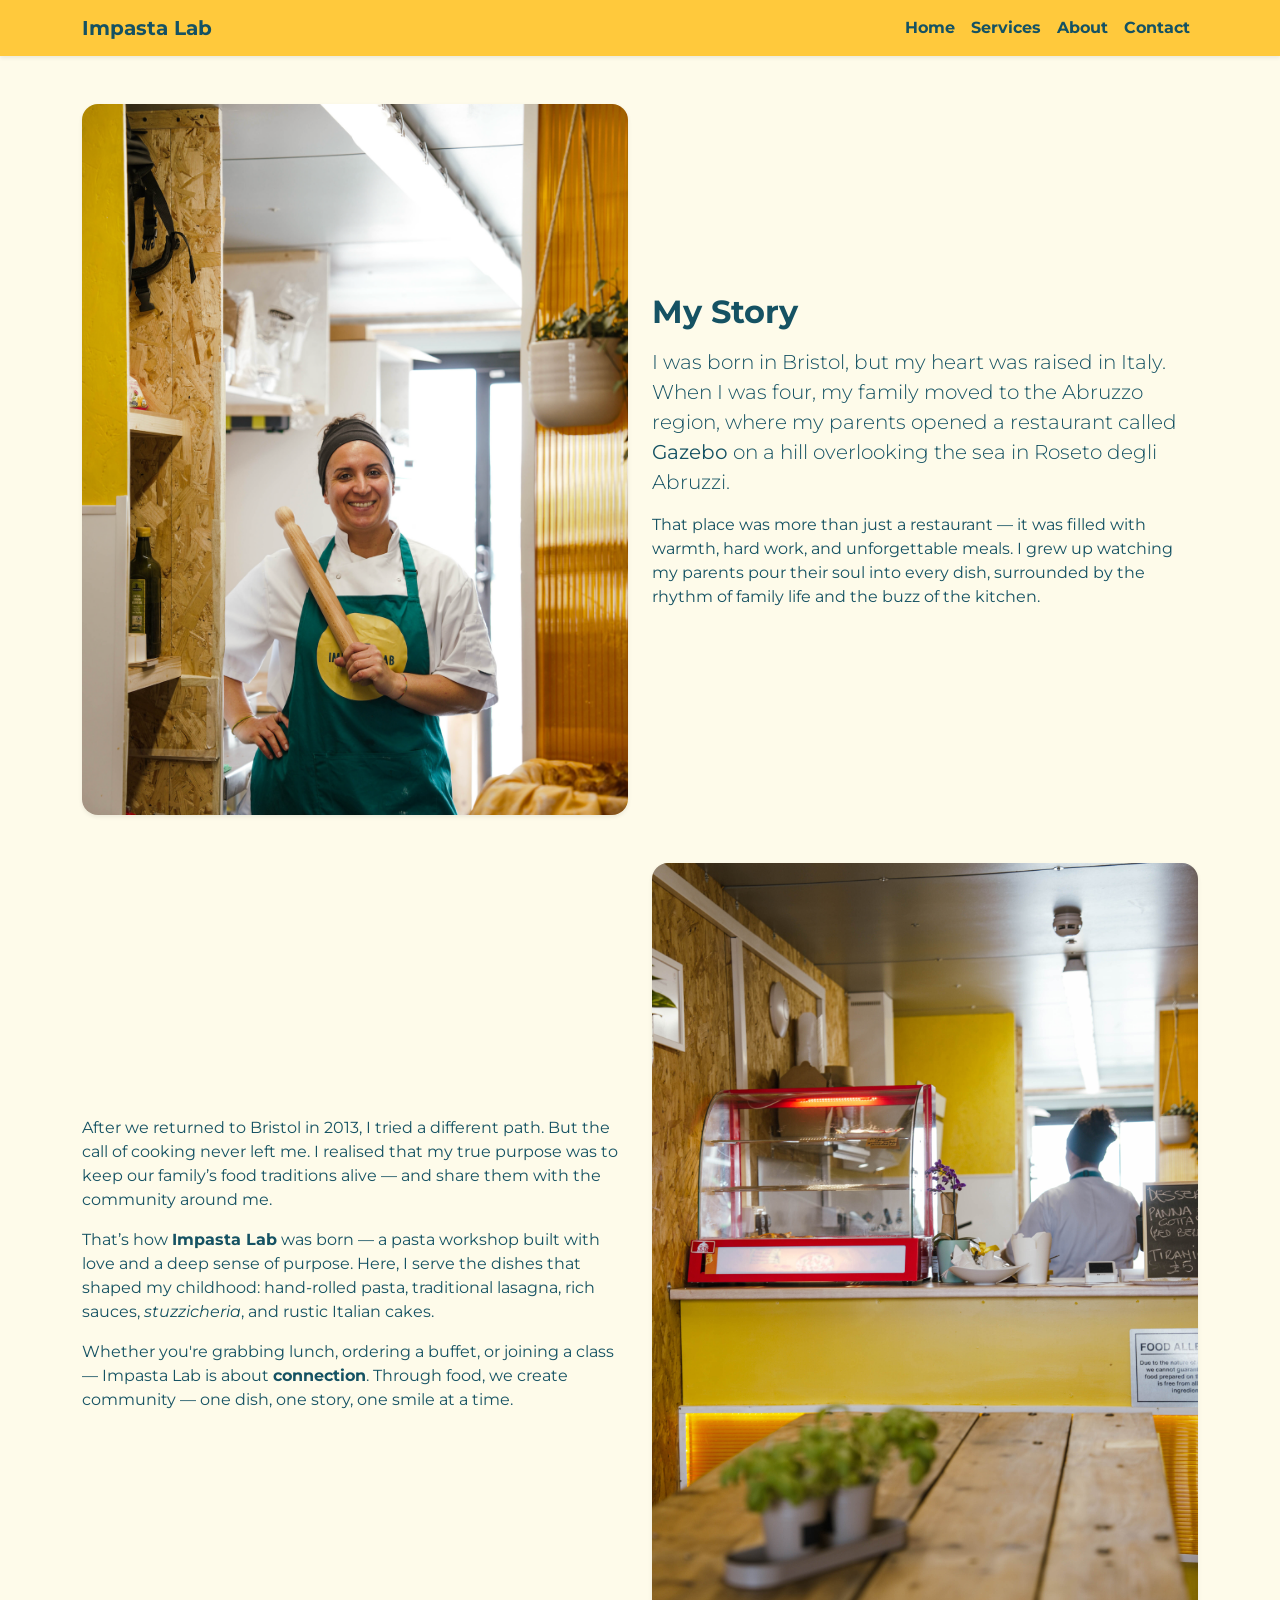
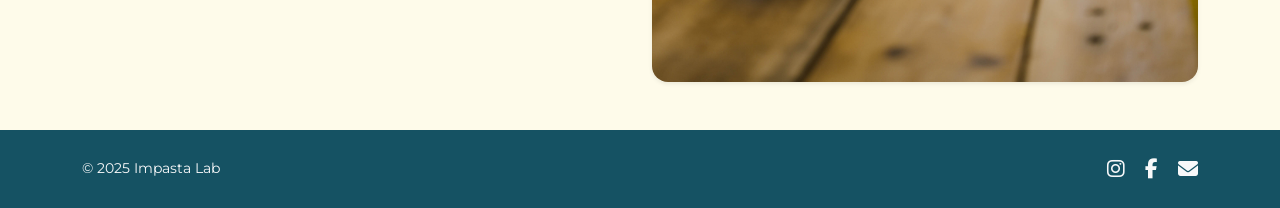
<file: aboume.html>
<!DOCTYPE html>
<html lang="en">
<head>
  <meta charset="UTF-8" />
  <meta name="viewport" content="width=device-width, initial-scale=1" />
  <title>Impasta Lab</title>
  
  <!-- Google tag (gtag.js) -->
  <script async src="https://www.googletagmanager.com/gtag/js?id=G-9D747HTE4Z"></script>
  <script>
    window.dataLayer = window.dataLayer || [];
    function gtag(){ dataLayer.push(arguments); }
    gtag('js', new Date());

    gtag('config', 'G-9D747HTE4Z');
  </script>

  <!-- Bootstrap CSS -->
  <link
    href="https://cdn.jsdelivr.net/npm/bootstrap@5.3.0/dist/css/bootstrap.min.css"
    rel="stylesheet"
  />

  <!-- Google Font -->
  <link
    href="https://fonts.googleapis.com/css2?family=Montserrat:wght@400;700&display=swap"
    rel="stylesheet"
  />

  <!-- Font Awesome for social icons -->
  <link
    rel="stylesheet"
    href="https://cdnjs.cloudflare.com/ajax/libs/font-awesome/6.4.0/css/all.min.css"
  />

  <!-- Custom Styles -->
  <link rel="stylesheet" href="style.css" />
</head>
<body>

<!-- Navbar -->
<nav class="navbar navbar-expand-lg navbar-light sticky-top shadow-sm">
  <div class="container">
    <!-- Brand with logo -->
    <a class="navbar-brand d-flex align-items-center gap-2" href="#">
  <!-- <img src="./img/172001726_padded_logo.png" alt="Logo" width="30" height="30" class="d-inline-block align-text-top" /> -->
  <span class="fw-bold">Impasta Lab</span>
</a>

    <!-- Toggler -->
    <button
      class="navbar-toggler"
      type="button"
      data-bs-toggle="collapse"
      data-bs-target="#mainNav"
      aria-controls="mainNav"
      aria-expanded="false"
      aria-label="Toggle navigation"
    >
      <span class="navbar-toggler-icon"></span>
    </button>

    <!-- Nav links -->
    <div class="collapse navbar-collapse" id="mainNav">
      <ul class="navbar-nav ms-auto mb-2 mb-lg-0">
        <li class="nav-item"><a class="nav-link" href="./index.html">Home</a></li>
        <li class="nav-item"><a class="nav-link" href="./services.html">Services</a></li>
        <li class="nav-item"><a class="nav-link" href="./aboume.html">About</a></li>
        <li class="nav-item"><a class="nav-link" href="./contact.html">Contact</a></li>
      </ul>
    </div>
  </div>
</nav>

<!-- About Section -->
<section class="py-5">
  <div class="container">

    <!-- Row 1: Image Left, Text Right -->
    <div class="row align-items-center mb-5">
      <div class="col-md-6 mb-4 mb-md-0">
        <img src="./img/mefinal.png" alt="Making pasta" class="img-fluid rounded-4 shadow-sm" />
      </div>
      <div class="col-md-6">
        <h2 class="fw-bold mb-3">My Story</h2>
        <p class="lead">
          I was born in Bristol, but my heart was raised in Italy. When I was four, my family moved to the Abruzzo region, where my parents opened a restaurant called <strong>Gazebo</strong> on a hill overlooking the sea in Roseto degli Abruzzi.
        </p>
        <p>That place was more than just a restaurant — it was filled with warmth, hard work, and unforgettable meals. I grew up watching my parents pour their soul into every dish, surrounded by the rhythm of family life and the buzz of the kitchen.</p>
      </div>
    </div>

    <!-- Row 2: Text Left, Image Right -->
    <div class="row align-items-center">
      <div class="col-md-6 order-md-2 mb-4 mb-md-0">
        <img src="./img/me3.jpg" alt="Pasta table" class="img-fluid rounded-4 shadow-sm" />
      </div>
      <div class="col-md-6 order-md-1">
        <p>After we returned to Bristol in 2013, I tried a different path. But the call of cooking never left me. I realised that my true purpose was to keep our family’s food traditions alive — and share them with the community around me.</p>
        <p>
          That’s how <strong>Impasta Lab</strong> was born — a pasta workshop built with love and a deep sense of purpose. Here, I serve the dishes that shaped my childhood: hand-rolled pasta, traditional lasagna, rich sauces, <em>stuzzicheria</em>, and rustic Italian cakes.
        </p>
        <p>
          Whether you're grabbing lunch, ordering a buffet, or joining a class — Impasta Lab is about <strong>connection</strong>. Through food, we create community — one dish, one story, one smile at a time.
        </p>
      </div>
    </div>

  </div>
</section>


 <!-- Footer -->
  <footer class="footer py-4 text-light">
    <div class="footer-items container d-flex flex-column flex-md-row justify-content-between align-items-center">
      <small>© 2025 Impasta Lab</small>
      <div class="social">
        <a href="https://www.instagram.com/impastalabristol/" class="text-light me-3"><i class="fab fa-instagram"></i></a>
        <a href="https://www.facebook.com/people/Impasta-LAB/61556939052139/" class="text-light me-3"><i class="fab fa-facebook-f"></i></a>
        <a href="mailto:impastalab@icloud.com" class="text-light"><i class="fas fa-envelope"></i></a>
      </div>
    </div>
  </footer>

  <!-- Bootstrap JS bundle -->
  <script
    src="https://cdn.jsdelivr.net/npm/bootstrap@5.3.0/dist/js/bootstrap.bundle.min.js"
  ></script>
</body>
</html>
</file>
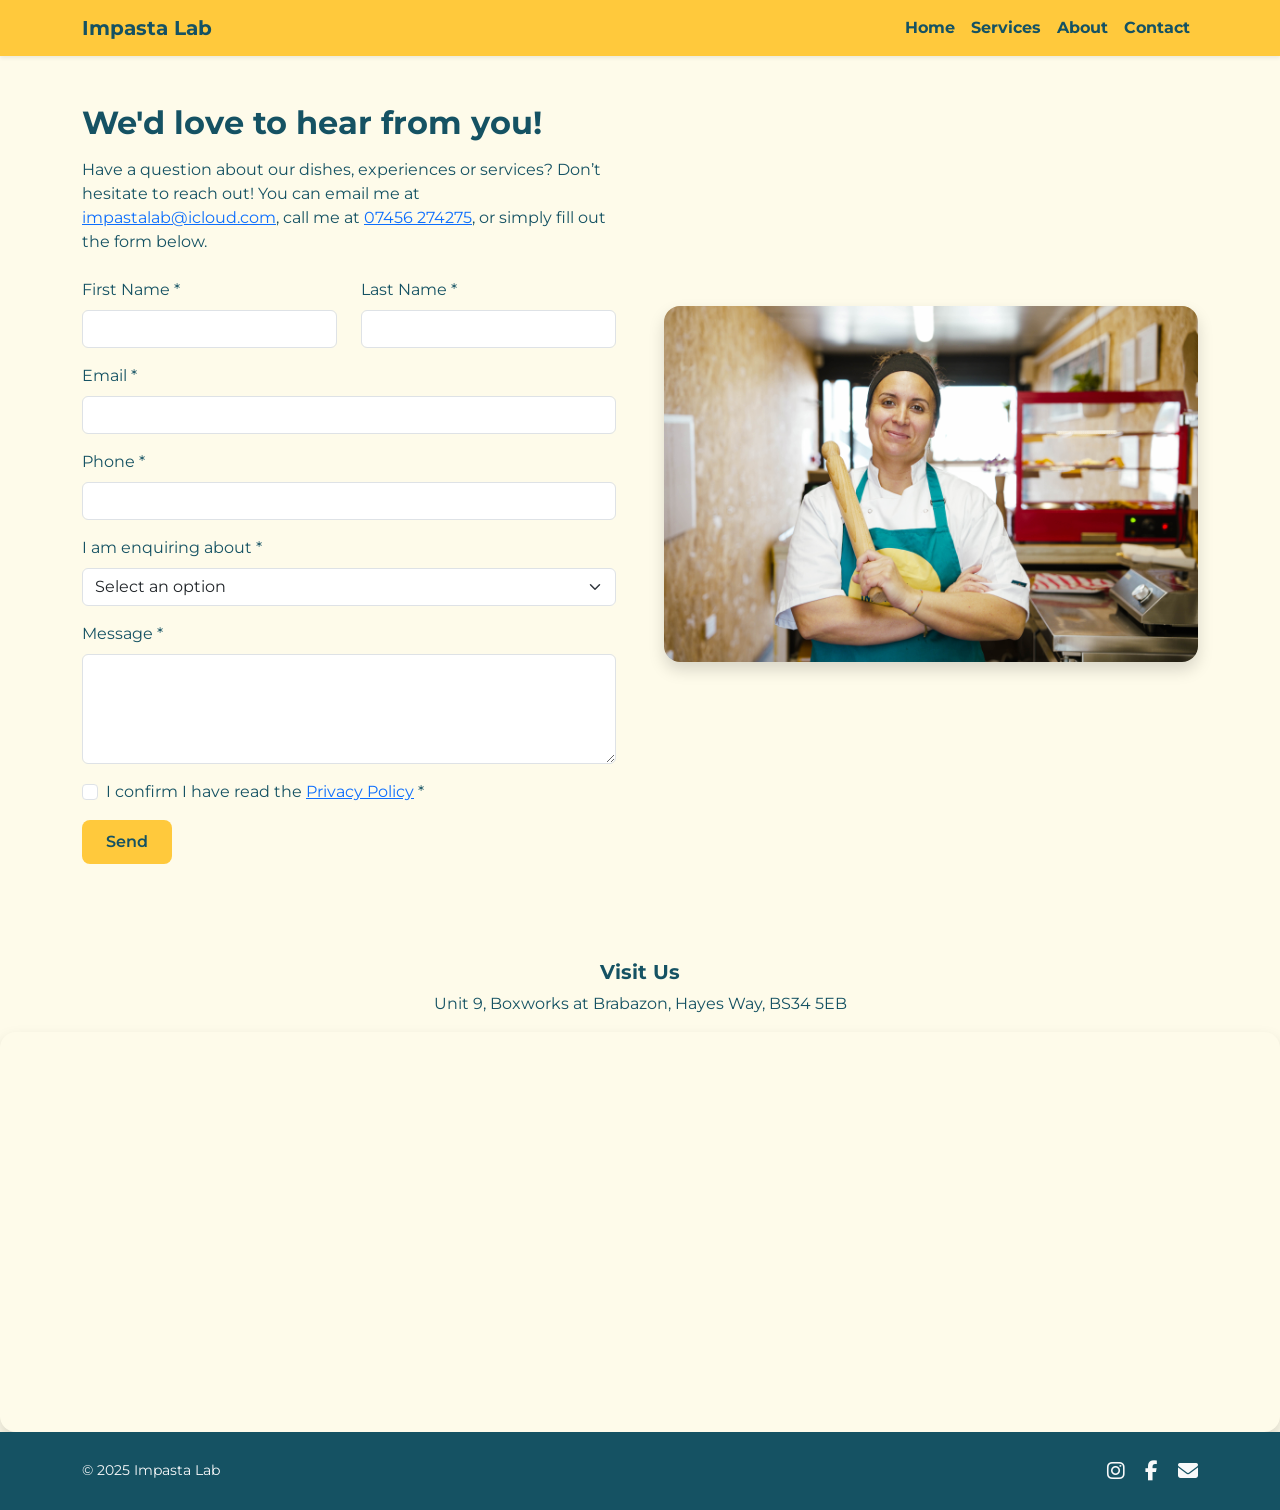
<file: contact.html>
<!DOCTYPE html>
<html lang="en">
<head>
  <meta charset="UTF-8" />
  <meta name="viewport" content="width=device-width, initial-scale=1" />
  <title>Impasta Lab</title>

  <!-- Google tag (gtag.js) -->
  <script async src="https://www.googletagmanager.com/gtag/js?id=G-9D747HTE4Z"></script>
  <script>
    window.dataLayer = window.dataLayer || [];
    function gtag(){ dataLayer.push(arguments); }
    gtag('js', new Date());

    gtag('config', 'G-9D747HTE4Z');
  </script>

  <!-- Bootstrap CSS -->
  <link
    href="https://cdn.jsdelivr.net/npm/bootstrap@5.3.0/dist/css/bootstrap.min.css"
    rel="stylesheet"
  />

  <!-- Google Font -->
  <link
    href="https://fonts.googleapis.com/css2?family=Montserrat:wght@400;700&display=swap"
    rel="stylesheet"
  />

  <!-- Font Awesome for social icons -->
  <link
    rel="stylesheet"
    href="https://cdnjs.cloudflare.com/ajax/libs/font-awesome/6.4.0/css/all.min.css"
  />

  <!-- Custom Styles -->
  <link rel="stylesheet" href="style.css" />
</head>
<body>

<!-- Navbar -->
<nav class="navbar navbar-expand-lg navbar-light sticky-top shadow-sm">
  <div class="container">
    <!-- Brand with logo -->
    <a class="navbar-brand d-flex align-items-center gap-2" href="#">
  <!-- <img src="./img/172001726_padded_logo.png" alt="Logo" width="30" height="30" class="d-inline-block align-text-top" /> -->
  <span class="fw-bold">Impasta Lab</span>
</a>

    <!-- Toggler -->
    <button
      class="navbar-toggler"
      type="button"
      data-bs-toggle="collapse"
      data-bs-target="#mainNav"
      aria-controls="mainNav"
      aria-expanded="false"
      aria-label="Toggle navigation"
    >
      <span class="navbar-toggler-icon"></span>
    </button>

    <!-- Nav links -->
    <div class="collapse navbar-collapse" id="mainNav">
      <ul class="navbar-nav ms-auto mb-2 mb-lg-0">
        <li class="nav-item"><a class="nav-link" href="./index.html">Home</a></li>
        <li class="nav-item"><a class="nav-link" href="./services.html">Services</a></li>
        <li class="nav-item"><a class="nav-link" href="./aboume.html">About</a></li>
        <li class="nav-item"><a class="nav-link" href="./contact.html">Contact</a></li>
      </ul>
    </div>
  </div>
</nav>

<!-- Contact Section -->
<section class="contact-form-section py-5">
  <div class="container">
    <div class="row align-items-center g-5">
      
      <!-- Form Column -->
      <div class="col-lg-6">
        <h2 class="fw-bold mb-3">We'd love to hear from you!</h2>
        <p class="mb-4">
        Have a question about our dishes, experiences or services? Don’t hesitate to reach out!
        You can email me at <a href="mailto:impastalab@icloud.com">impastalab@icloud.com</a>,
        call me at <a href="tel:+447456274275">07456 274275</a>,
        or simply fill out the form below.
        </p>

       
       <form action="https://api.web3forms.com/submit" method="POST">

  <!-- Web3Forms Access Key -->
  <input type="hidden" name="access_key" value="011c18f2-d28a-417d-88a4-1a2886e1e7b0">

  <!-- Email subject -->
  <input type="hidden" name="subject" value="New Enquiry from Website">

  <!-- Where submissions should be delivered -->
  <input type="hidden" name="email" value="impastalab@icloud.com">

  <!-- Sender name shown in the email -->
  <input type="hidden" name="from_name" value="Impasta Lab Website">

  <!-- Web3Forms Honeypot -->
  <input type="checkbox" name="botcheck" class="d-none" style="display:none !important">

  <div class="row mb-3">
    <div class="col">
      <label for="firstName" class="form-label">First Name *</label>
      <input type="text" class="form-control form-control-custom" name="First Name" id="firstName" required />
    </div>
    <div class="col">
      <label for="lastName" class="form-label">Last Name *</label>
      <input type="text" class="form-control form-control-custom" name="Last Name" id="lastName" required />
    </div>
  </div>

  <div class="mb-3">
    <label for="email" class="form-label">Email *</label>
    <input type="email" class="form-control form-control-custom" name="Email" id="email" required />
  </div>

  <div class="mb-3">
    <label for="phone" class="form-label">Phone *</label>
    <input type="tel" class="form-control form-control-custom" name="Phone" id="phone" required />
  </div>

  <div class="mb-3">
    <label for="subject" class="form-label">I am enquiring about *</label>
    <select class="form-select form-control-custom" name="Subject" id="subject" required>
      <option value="">Select an option</option>
      <option value="Daily Lunch Service">Daily Lunch Service</option>
      <option value="Event/Office Catering">Event & Office Catering</option>
      <option value="Pasta Workshops">Pasta Workshops</option>
      <option value="Picnic/Party Boxes (Aperibox)">Picnic & Party Boxes (Aperibox)</option>
      <option value="Pre-Orders/Takeaway">Pre-Orders & Takeaway</option>
      <option value="Corporate Experience">Corporate Experience</option>
      <option value="Kids Classes">Kids Classes</option>
      <option value="Private Events/Celebrations">Private Events & Celebrations</option>
      <option value="Other">Other</option>
    </select>
  </div>

  <div class="mb-3">
    <label for="message" class="form-label">Message *</label>
    <textarea class="form-control form-control-custom" name="Message" id="message" rows="4" required></textarea>
  </div>

  <div class="form-check mb-3">
    <input class="form-check-input" type="checkbox" id="privacyPolicy" required />
    <label class="form-check-label" for="privacyPolicy">
      I confirm I have read the <a href="./privacy.html">Privacy Policy</a> *
    </label>
  </div>

  <button type="submit" class="btn btn-custom">Send</button>
</form>
      </div>

      <!-- Image Column -->
      <div class="col-lg-6 d-none d-lg-block">
        <div class="rounded-4 overflow-hidden shadow">
          <img src="./img/landing.jgp.jpg" alt="Impasta Lab Chef" class="img-fluid object-fit-cover" style="height: 100%; width: 100%; object-position: center;" />
        </div>
      </div>

    </div>
  </div>
</section>

<!-- Address & Map -->
<div class="col-12 mt-5">
  <div class="text-center">
    <h5 class="fw-bold mb-2">Visit Us</h5>
    <p class="mb-3">Unit 9, Boxworks at Brabazon, Hayes Way, BS34 5EB</p>
  </div>

  <div class="rounded-4 overflow-hidden shadow mx-auto" style="max-width: 100%; height: 400px;">
  <iframe 
    src="https://www.google.com/maps/embed?pb=!1m18!1m12!1m3!1d2482.4338587905972!2d-2.57930492337896!3d51.52360177181701!2m3!1f0!2f0!3f0!3m2!1i1024!2i768!4f13.1!3m3!1m2!1s0x68c302c5363a4bb1%3A0xe29bb735cc8b9884!2sIMPASTA%20LAB!5e0!3m2!1sen!2suk!4v1763912674976!5m2!1sen!2suk" 
    width="100%" 
    height="100%" 
    style="border:0;" 
    allowfullscreen="" 
    loading="lazy" 
    referrerpolicy="no-referrer-when-downgrade">
  </iframe>
</div>

</div>

 <!-- Footer -->
  <footer class="footer py-4 text-light">
    <div class="footer-items container d-flex flex-column flex-md-row justify-content-between align-items-center">
      <small>© 2025 Impasta Lab</small>
      <div class="social">
        <a href="https://www.instagram.com/impastalabristol/" class="text-light me-3"><i class="fab fa-instagram"></i></a>
        <a href="https://www.facebook.com/people/Impasta-LAB/61556939052139/" class="text-light me-3"><i class="fab fa-facebook-f"></i></a>
        <a href="mailto:impastalab@icloud.com" class="text-light"><i class="fas fa-envelope"></i></a>
      </div>
    </div>
  </footer>

  <!-- Bootstrap JS bundle -->
  <script
    src="https://cdn.jsdelivr.net/npm/bootstrap@5.3.0/dist/js/bootstrap.bundle.min.js"
  ></script>
</body>
</html>
</file>
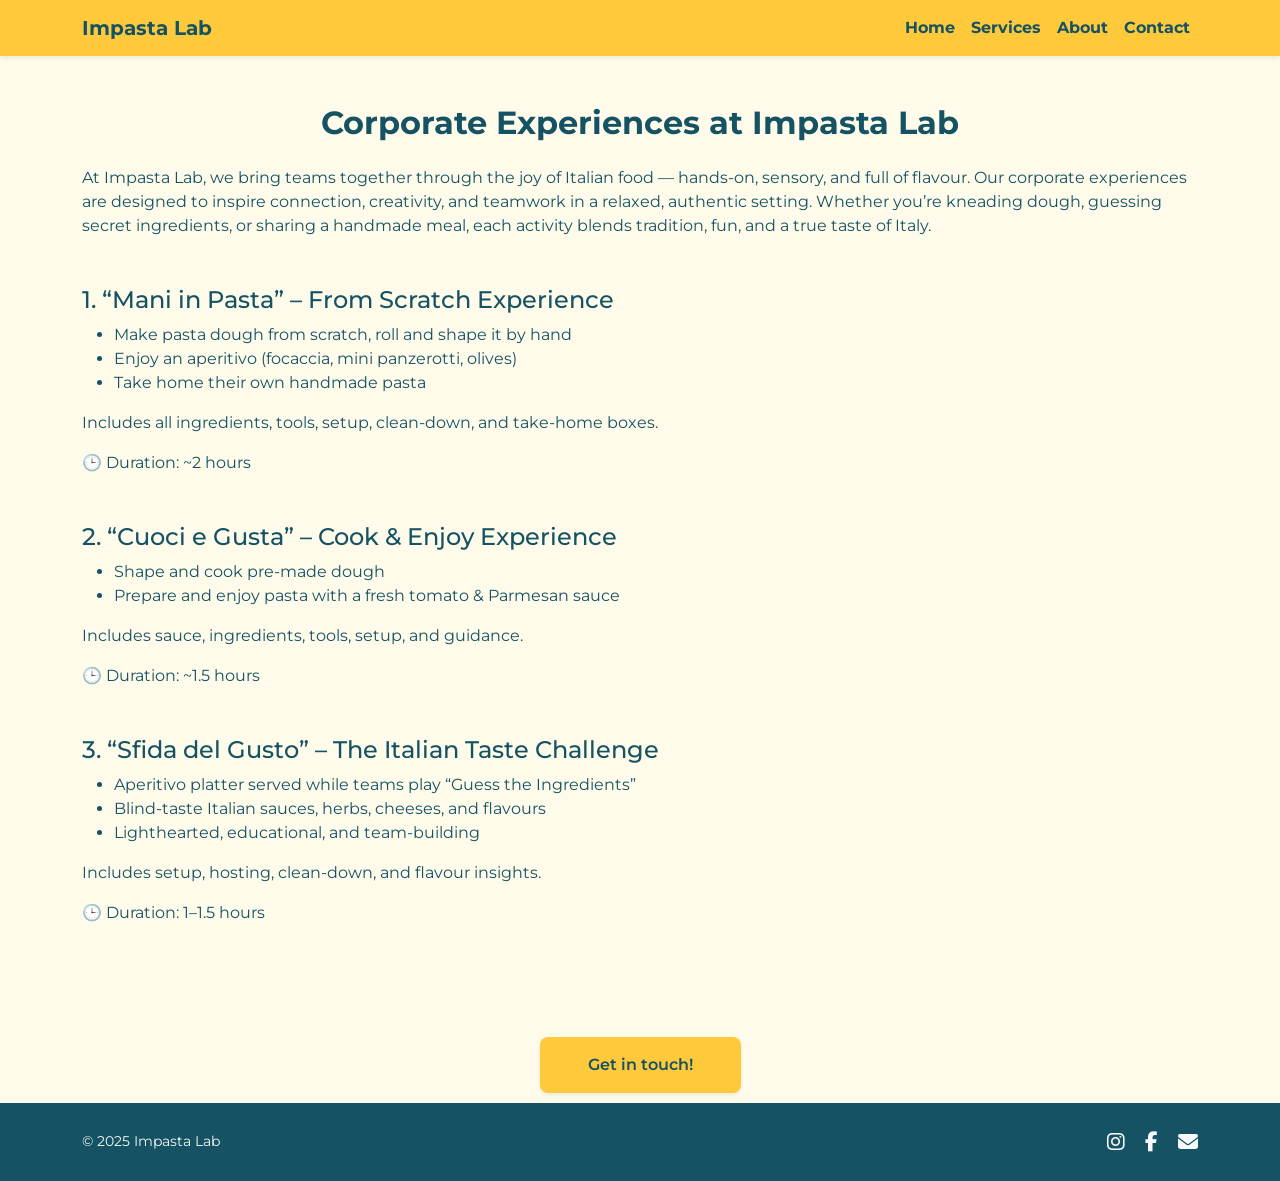
<file: corporateExperience.html>
<!DOCTYPE html>
<html lang="en">
<head>
  <meta charset="UTF-8" />
  <meta name="viewport" content="width=device-width, initial-scale=1" />
  <title>Privacy Policy | Impasta Lab</title>

  <!-- Google tag (gtag.js) -->
  <script async src="https://www.googletagmanager.com/gtag/js?id=G-9D747HTE4Z"></script>
  <script>
    window.dataLayer = window.dataLayer || [];
    function gtag(){ dataLayer.push(arguments); }
    gtag('js', new Date());

    gtag('config', 'G-9D747HTE4Z');
  </script>

  <!-- Bootstrap CSS -->
  <link
    href="https://cdn.jsdelivr.net/npm/bootstrap@5.3.0/dist/css/bootstrap.min.css"
    rel="stylesheet"
  />

  <!-- Google Font -->
  <link
    href="https://fonts.googleapis.com/css2?family=Montserrat:wght@400;700&display=swap"
    rel="stylesheet"
  />

  <!-- Font Awesome for social icons -->
  <link
    rel="stylesheet"
    href="https://cdnjs.cloudflare.com/ajax/libs/font-awesome/6.4.0/css/all.min.css"
  />

  <!-- Custom Styles -->
  <link rel="stylesheet" href="style.css" />
</head>
<body>

<!-- Navbar -->
<nav class="navbar navbar-expand-lg navbar-light sticky-top shadow-sm">
  <div class="container">
    <a class="navbar-brand d-flex align-items-center gap-2" href="#">
      <span class="fw-bold">Impasta Lab</span>
    </a>

    <button class="navbar-toggler" type="button" data-bs-toggle="collapse" data-bs-target="#mainNav">
      <span class="navbar-toggler-icon"></span>
    </button>

    <div class="collapse navbar-collapse" id="mainNav">
      <ul class="navbar-nav ms-auto mb-2 mb-lg-0">
        <li class="nav-item"><a class="nav-link" href="./index.html">Home</a></li>
        <li class="nav-item"><a class="nav-link" href="./services.html">Services</a></li>
        <li class="nav-item"><a class="nav-link" href="./aboume.html">About</a></li>
        <li class="nav-item"><a class="nav-link" href="./contact.html">Contact</a></li>
      </ul>
    </div>
  </div>
</nav>

<!-- Corporate Experiences Section -->
<section class="py-5" style="background-color: #fefbea;">
  <div class="container">
    <h2 class="mb-4 text-center">Corporate Experiences at Impasta Lab</h2>
    <p>
      At Impasta Lab, we bring teams together through the joy of Italian food — hands-on, sensory, and full of flavour.
      Our corporate experiences are designed to inspire connection, creativity, and teamwork in a relaxed, authentic setting.
      Whether you’re kneading dough, guessing secret ingredients, or sharing a handmade meal, each activity blends tradition, fun, and a true taste of Italy.
    </p>

    <div class="mt-5">
      <h4>1. “Mani in Pasta” – From Scratch Experience</h4>
      <ul>
        <li>Make pasta dough from scratch, roll and shape it by hand</li>
        <li>Enjoy an aperitivo (focaccia, mini panzerotti, olives)</li>
        <li>Take home their own handmade pasta</li>
      </ul>
      <p>Includes all ingredients, tools, setup, clean-down, and take-home boxes.</p>
      <p>🕒 Duration: ~2 hours</p>
    </div>

    <div class="mt-5">
      <h4>2. “Cuoci e Gusta” – Cook & Enjoy Experience</h4>
      <ul>
        <li>Shape and cook pre-made dough</li>
        <li>Prepare and enjoy pasta with a fresh tomato & Parmesan sauce</li>
      </ul>
      <p>Includes sauce, ingredients, tools, setup, and guidance.</p>
      <p>🕒 Duration: ~1.5 hours</p>
    </div>

    <div class="mt-5">
      <h4>3. “Sfida del Gusto” – The Italian Taste Challenge</h4>
      <ul>
        <li>Aperitivo platter served while teams play “Guess the Ingredients”</li>
        <li>Blind-taste Italian sauces, herbs, cheeses, and flavours</li>
        <li>Lighthearted, educational, and team-building</li>
      </ul>
      <p>Includes setup, hosting, clean-down, and flavour insights.</p>
      <p>🕒 Duration: 1–1.5 hours</p>
    </div>
  </div>
</section>

<!-- Get in touch Button -->
<div class="text-center mt-5">
  <a href="./contact.html" class="btn btn-custom px-5 py-3 fw-semibold shadow-sm services-button">
    Get in touch!
  </a>
</div>

 <!-- Footer -->
  <footer class="footer py-4 text-light">
    <div class="footer-items container d-flex flex-column flex-md-row justify-content-between align-items-center">
      <small>© 2025 Impasta Lab</small>
      <div class="social">
        <a href="https://www.instagram.com/impastalabristol/" class="text-light me-3"><i class="fab fa-instagram"></i></a>
        <a href="https://www.facebook.com/people/Impasta-LAB/61556939052139/" class="text-light me-3"><i class="fab fa-facebook-f"></i></a>
        <a href="mailto:impastalab@icloud.com" class="text-light"><i class="fas fa-envelope"></i></a>
      </div>
    </div>
  </footer>

<!-- Bootstrap JS bundle -->
  <script
    src="https://cdn.jsdelivr.net/npm/bootstrap@5.3.0/dist/js/bootstrap.bundle.min.js"
  ></script>
</body>
</html>
</file>
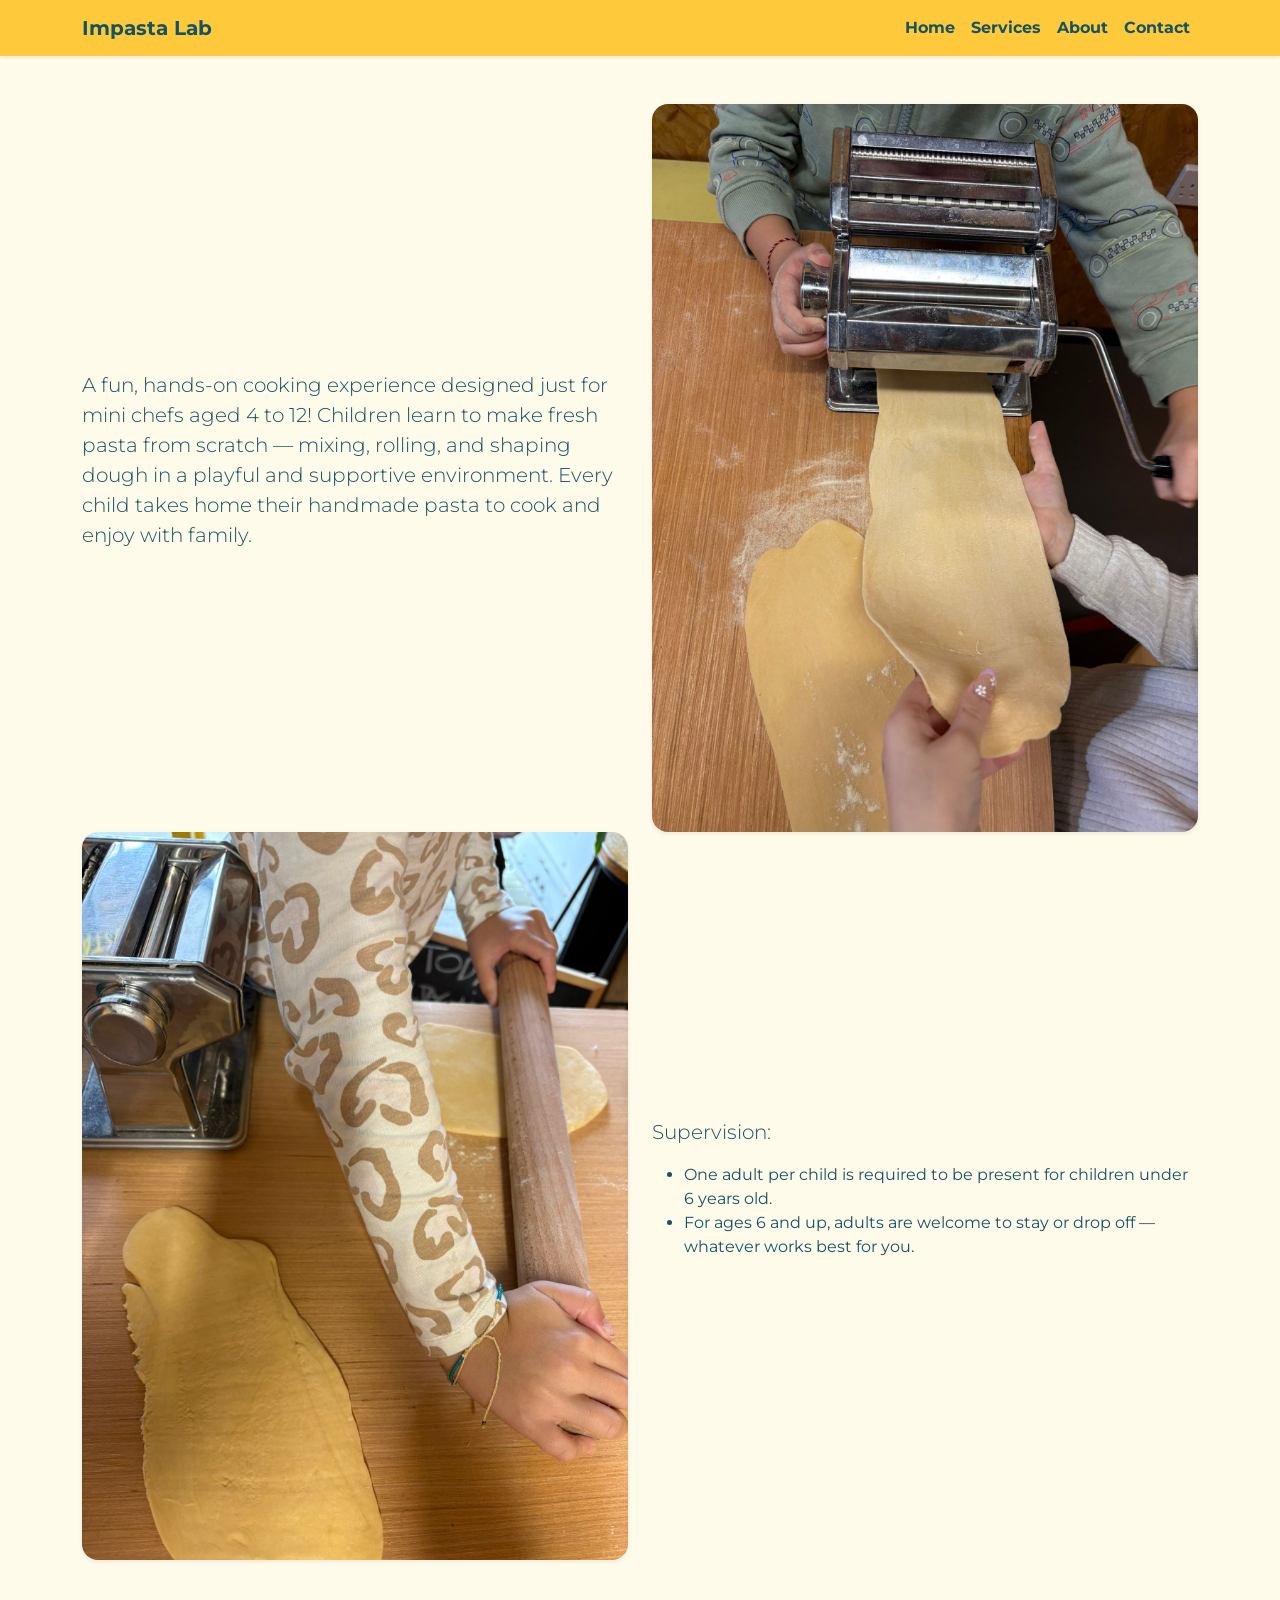
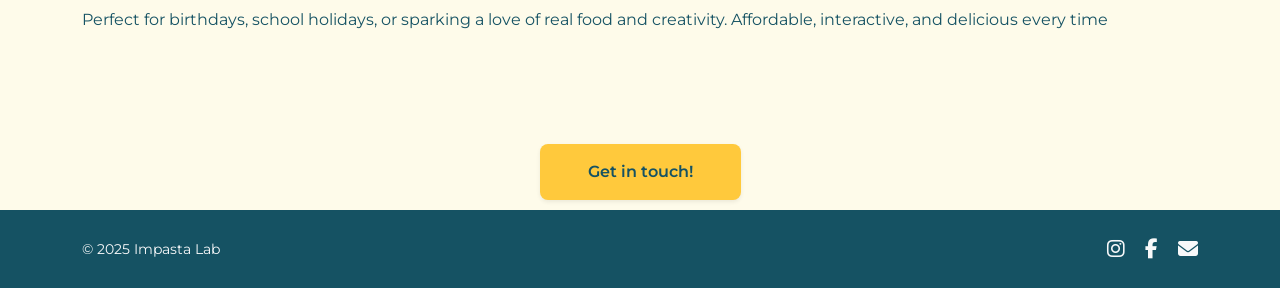
<file: kidsClasses.html>
<!DOCTYPE html>
<html lang="en">
<head>
  <meta charset="UTF-8" />
  <meta name="viewport" content="width=device-width, initial-scale=1" />
  <title>Impasta Lab</title>

  <!-- Google tag (gtag.js) -->
  <script async src="https://www.googletagmanager.com/gtag/js?id=G-9D747HTE4Z"></script>
  <script>
    window.dataLayer = window.dataLayer || [];
    function gtag(){ dataLayer.push(arguments); }
    gtag('js', new Date());

    gtag('config', 'G-9D747HTE4Z');
  </script>

  <!-- Bootstrap CSS -->
  <link
    href="https://cdn.jsdelivr.net/npm/bootstrap@5.3.0/dist/css/bootstrap.min.css"
    rel="stylesheet"
  />

  <!-- Google Font -->
  <link
    href="https://fonts.googleapis.com/css2?family=Montserrat:wght@400;700&display=swap"
    rel="stylesheet"
  />

  <!-- Font Awesome for social icons -->
  <link
    rel="stylesheet"
    href="https://cdnjs.cloudflare.com/ajax/libs/font-awesome/6.4.0/css/all.min.css"
  />

  <!-- Custom Styles -->
  <link rel="stylesheet" href="style.css" />
</head>
<body>

<!-- Navbar -->
<nav class="navbar navbar-expand-lg navbar-light sticky-top shadow-sm">
  <div class="container">
    <!-- Brand with logo -->
    <a class="navbar-brand d-flex align-items-center gap-2" href="#">
  <!-- <img src="./img/172001726_padded_logo.png" alt="Logo" width="30" height="30" class="d-inline-block align-text-top" /> -->
  <span class="fw-bold">Impasta Lab</span>
</a>

    <!-- Toggler -->
    <button
      class="navbar-toggler"
      type="button"
      data-bs-toggle="collapse"
      data-bs-target="#mainNav"
      aria-controls="mainNav"
      aria-expanded="false"
      aria-label="Toggle navigation"
    >
      <span class="navbar-toggler-icon"></span>
    </button>

    <!-- Nav links -->
    <div class="collapse navbar-collapse" id="mainNav">
      <ul class="navbar-nav ms-auto mb-2 mb-lg-0">
        <li class="nav-item"><a class="nav-link" href="./index.html">Home</a></li>
        <li class="nav-item"><a class="nav-link" href="./services.html">Services</a></li>
        <li class="nav-item"><a class="nav-link" href="./aboume.html">About</a></li>
        <li class="nav-item"><a class="nav-link" href="./contact.html">Contact</a></li>
      </ul>
    </div>
  </div>
</nav>

<!-- About Section -->
<section class="py-5">
  <div class="container">

  

    <!-- Row 1: Text Left, Image Right -->
    <div class="row align-items-center">
      <div class="col-md-6 order-md-2 mb-4 mb-md-0">
        <img src="./img/kid1.jpeg" alt="Pasta table" class="img-fluid rounded-4 shadow-sm" />
      </div>
      <div class="col-md-6 order-md-1">
        <p class="lead">A fun, hands-on cooking experience designed just for mini chefs aged 4 to 12!
Children learn to make fresh pasta from scratch — mixing, rolling, and shaping dough in a playful and supportive environment. Every child takes home their handmade pasta to cook and enjoy with family.
</p>
      </div>
    </div>

      <!-- Row 2: Image Left, Text Right -->
    <div class="row align-items-center mb-5">
      <div class="col-md-6 mb-4 mb-md-0">
        <img src="./img/Kid2.jpeg" alt="Making pasta" class="img-fluid rounded-4 shadow-sm" />
      </div>
      <div class="col-md-6">
        <p class="lead">Supervision:</p>
        <ul>
            <li>One adult per child is required to be present for children under 6 years old.</li>
            <li>For ages 6 and up, adults are welcome to stay or drop off — whatever works best for you.</li>
        </ul>
      </div>
    </div>

    <p>Perfect for birthdays, school holidays, or sparking a love of real food and creativity.
Affordable, interactive, and delicious every time</p>

  </div>
</section>

<!-- Get in touch Button -->
<div class="text-center mt-5">
  <a href="./contact.html" class="btn btn-custom px-5 py-3 fw-semibold shadow-sm services-button">
    Get in touch!
  </a>
</div>


 <!-- Footer -->
  <footer class="footer py-4 text-light">
    <div class="footer-items container d-flex flex-column flex-md-row justify-content-between align-items-center">
      <small>© 2025 Impasta Lab</small>
      <div class="social">
        <a href="https://www.instagram.com/impastalabristol/" class="text-light me-3"><i class="fab fa-instagram"></i></a>
        <a href="https://www.facebook.com/people/Impasta-LAB/61556939052139/" class="text-light me-3"><i class="fab fa-facebook-f"></i></a>
        <a href="mailto:impastalab@icloud.com" class="text-light"><i class="fas fa-envelope"></i></a>
      </div>
    </div>
  </footer>

  <!-- Bootstrap JS bundle -->
  <script
    src="https://cdn.jsdelivr.net/npm/bootstrap@5.3.0/dist/js/bootstrap.bundle.min.js"
  ></script>
</body>
</html>
</file>
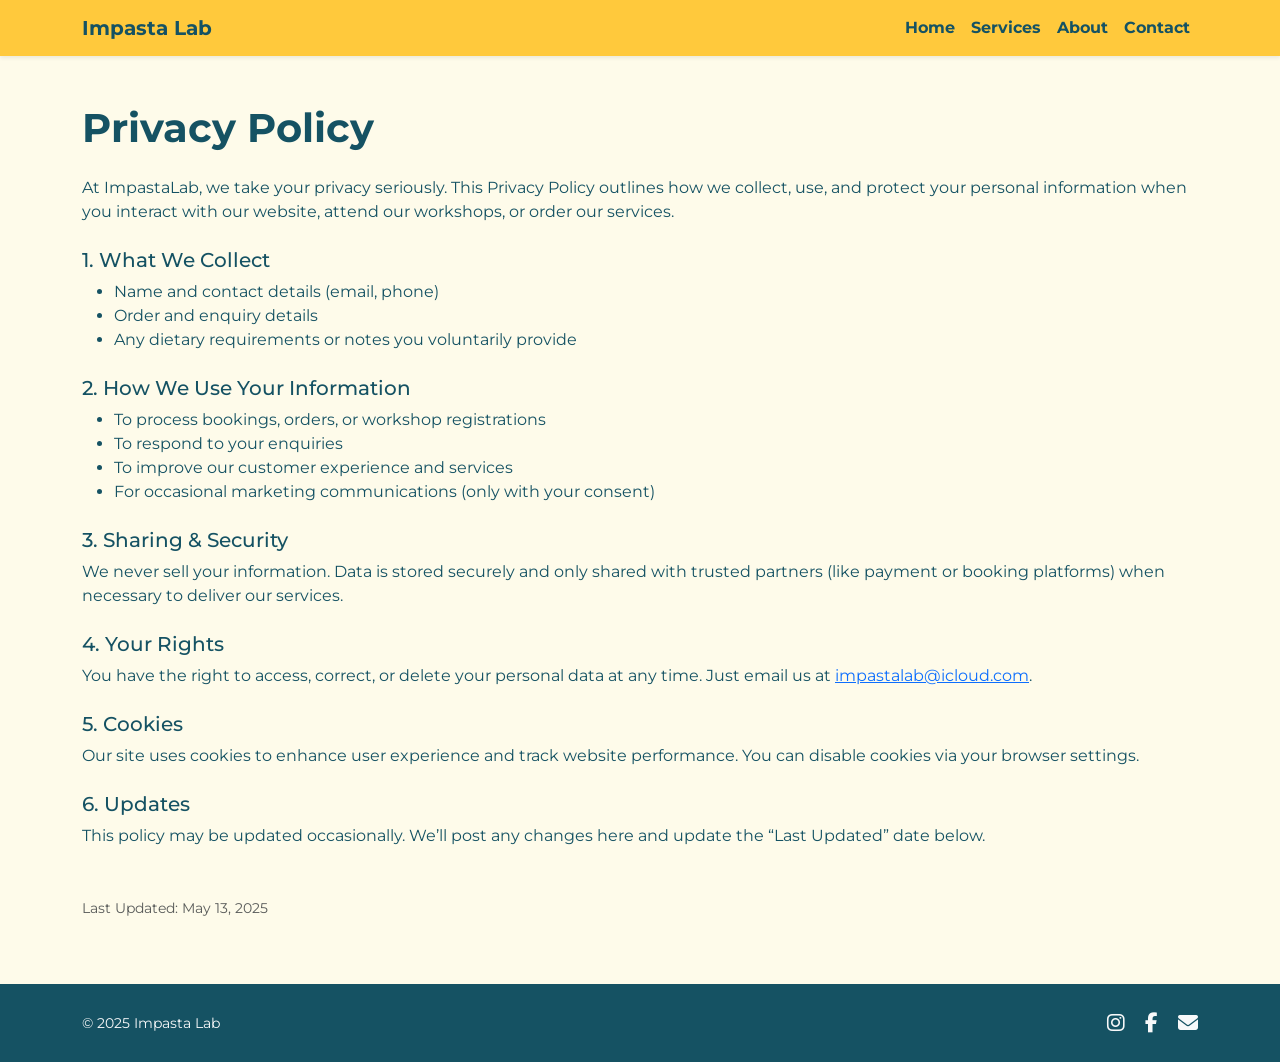
<file: privacy.html>
<!DOCTYPE html>
<html lang="en">
<head>
  <meta charset="UTF-8" />
  <meta name="viewport" content="width=device-width, initial-scale=1" />
  <title>Privacy Policy | Impasta Lab</title>

  <!-- Google tag (gtag.js) -->
  <script async src="https://www.googletagmanager.com/gtag/js?id=G-9D747HTE4Z"></script>
  <script>
    window.dataLayer = window.dataLayer || [];
    function gtag(){ dataLayer.push(arguments); }
    gtag('js', new Date());

    gtag('config', 'G-9D747HTE4Z');
  </script>

  <!-- Bootstrap CSS -->
  <link
    href="https://cdn.jsdelivr.net/npm/bootstrap@5.3.0/dist/css/bootstrap.min.css"
    rel="stylesheet"
  />

  <!-- Google Font -->
  <link
    href="https://fonts.googleapis.com/css2?family=Montserrat:wght@400;700&display=swap"
    rel="stylesheet"
  />

  <!-- Font Awesome for social icons -->
  <link
    rel="stylesheet"
    href="https://cdnjs.cloudflare.com/ajax/libs/font-awesome/6.4.0/css/all.min.css"
  />

  <!-- Custom Styles -->
  <link rel="stylesheet" href="style.css" />
</head>
<body>

<!-- Navbar -->
<nav class="navbar navbar-expand-lg navbar-light sticky-top shadow-sm">
  <div class="container">
    <a class="navbar-brand d-flex align-items-center gap-2" href="#">
      <span class="fw-bold">Impasta Lab</span>
    </a>

    <button class="navbar-toggler" type="button" data-bs-toggle="collapse" data-bs-target="#mainNav">
      <span class="navbar-toggler-icon"></span>
    </button>

    <div class="collapse navbar-collapse" id="mainNav">
      <ul class="navbar-nav ms-auto mb-2 mb-lg-0">
        <li class="nav-item"><a class="nav-link" href="./index.html">Home</a></li>
        <li class="nav-item"><a class="nav-link" href="./services.html">Services</a></li>
        <li class="nav-item"><a class="nav-link" href="./aboume.html">About</a></li>
        <li class="nav-item"><a class="nav-link" href="./contact.html">Contact</a></li>
      </ul>
    </div>
  </div>
</nav>

<!-- Privacy Policy Section -->
<section class="py-5" style="background-color: #fefbea;">
  <div class="container">
    <h1 class="fw-bold mb-4" style="color: #155263;">Privacy Policy</h1>

    <p>
      At ImpastaLab, we take your privacy seriously. This Privacy Policy outlines how we collect, use, and protect your personal information when you interact with our website, attend our workshops, or order our services.
    </p>

    <h5 class="mt-4" style="color: #155263;">1. What We Collect</h5>
    <ul>
      <li>Name and contact details (email, phone)</li>
      <li>Order and enquiry details</li>
      <li>Any dietary requirements or notes you voluntarily provide</li>
    </ul>

    <h5 class="mt-4" style="color: #155263;">2. How We Use Your Information</h5>
    <ul>
      <li>To process bookings, orders, or workshop registrations</li>
      <li>To respond to your enquiries</li>
      <li>To improve our customer experience and services</li>
      <li>For occasional marketing communications (only with your consent)</li>
    </ul>

    <h5 class="mt-4" style="color: #155263;">3. Sharing & Security</h5>
    <p>
      We never sell your information. Data is stored securely and only shared with trusted partners (like payment or booking platforms) when necessary to deliver our services.
    </p>

    <h5 class="mt-4" style="color: #155263;">4. Your Rights</h5>
    <p>
      You have the right to access, correct, or delete your personal data at any time. Just email us at <a href="mailto:impastalab@icloud.com">impastalab@icloud.com</a>.
    </p>

    <h5 class="mt-4" style="color: #155263;">5. Cookies</h5>
    <p>
      Our site uses cookies to enhance user experience and track website performance. You can disable cookies via your browser settings.
    </p>

    <h5 class="mt-4" style="color: #155263;">6. Updates</h5>
    <p>
      This policy may be updated occasionally. We’ll post any changes here and update the “Last Updated” date below.
    </p>

    <p class="mt-5 text-muted"><small>Last Updated: May 13, 2025</small></p>
  </div>
</section>

 <!-- Footer -->
  <footer class="footer py-4 text-light">
    <div class="footer-items container d-flex flex-column flex-md-row justify-content-between align-items-center">
      <small>© 2025 Impasta Lab</small>
      <div class="social">
        <a href="https://www.instagram.com/impastalabristol/" class="text-light me-3"><i class="fab fa-instagram"></i></a>
        <a href="https://www.facebook.com/people/Impasta-LAB/61556939052139/" class="text-light me-3"><i class="fab fa-facebook-f"></i></a>
        <a href="mailto:impastalab@icloud.com" class="text-light"><i class="fas fa-envelope"></i></a>
      </div>
    </div>
  </footer>

<!-- Bootstrap JS bundle -->
  <script
    src="https://cdn.jsdelivr.net/npm/bootstrap@5.3.0/dist/js/bootstrap.bundle.min.js"
  ></script>
</body>
</html>
</file>
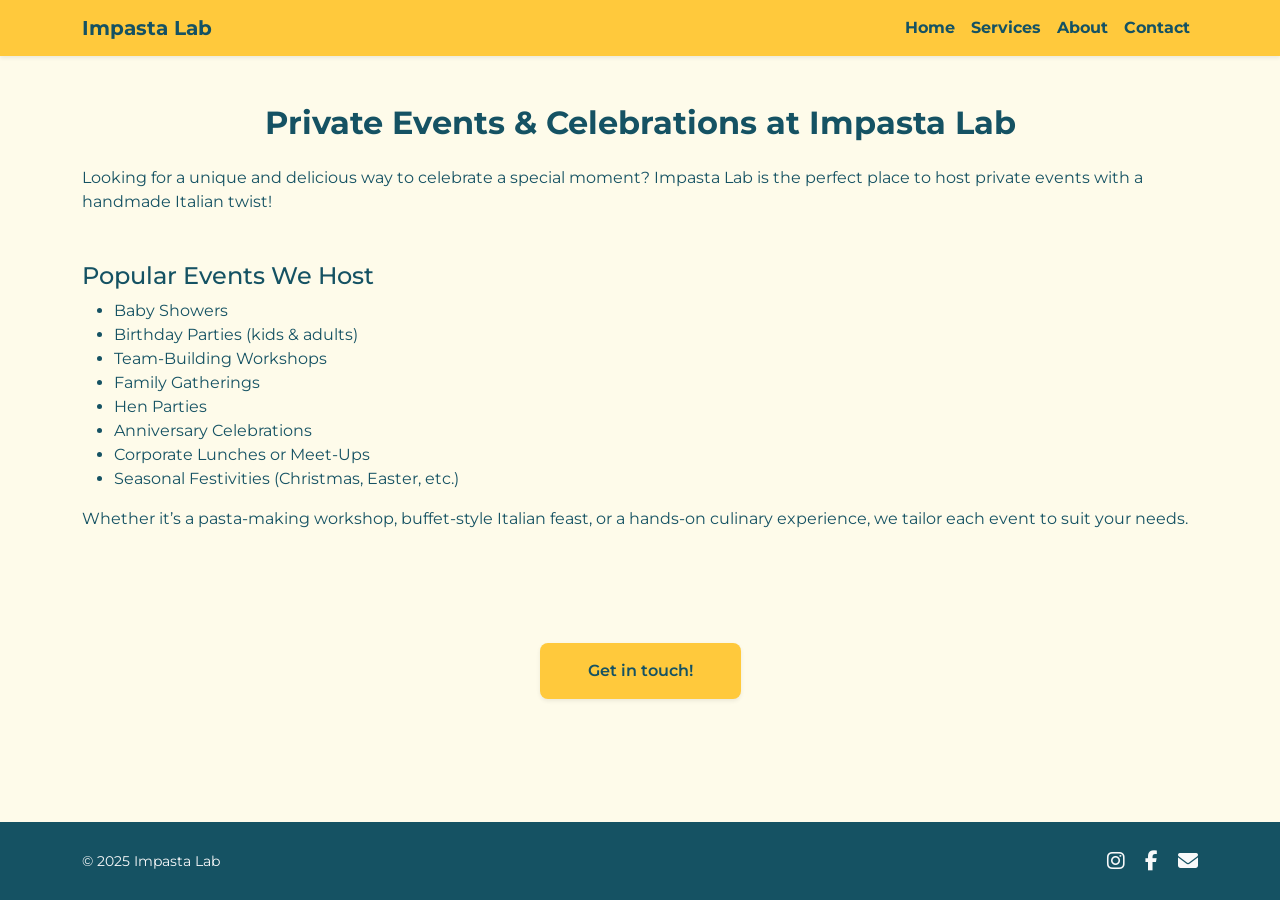
<file: privateEvent.html>
<!DOCTYPE html>
<html lang="en">
<head>
  <meta charset="UTF-8" />
  <meta name="viewport" content="width=device-width, initial-scale=1" />
  <title>Privacy Policy | Impasta Lab</title>

  <!-- Google tag (gtag.js) -->
  <script async src="https://www.googletagmanager.com/gtag/js?id=G-9D747HTE4Z"></script>
  <script>
    window.dataLayer = window.dataLayer || [];
    function gtag(){ dataLayer.push(arguments); }
    gtag('js', new Date());

    gtag('config', 'G-9D747HTE4Z');
  </script>

  <!-- Bootstrap CSS -->
  <link
    href="https://cdn.jsdelivr.net/npm/bootstrap@5.3.0/dist/css/bootstrap.min.css"
    rel="stylesheet"
  />

  <!-- Google Font -->
  <link
    href="https://fonts.googleapis.com/css2?family=Montserrat:wght@400;700&display=swap"
    rel="stylesheet"
  />

  <!-- Font Awesome for social icons -->
  <link
    rel="stylesheet"
    href="https://cdnjs.cloudflare.com/ajax/libs/font-awesome/6.4.0/css/all.min.css"
  />

  <!-- Custom Styles -->
  <link rel="stylesheet" href="style.css" />
</head>
<body>

<!-- Navbar -->
<nav class="navbar navbar-expand-lg navbar-light sticky-top shadow-sm">
  <div class="container">
    <a class="navbar-brand d-flex align-items-center gap-2" href="#">
      <span class="fw-bold">Impasta Lab</span>
    </a>

    <button class="navbar-toggler" type="button" data-bs-toggle="collapse" data-bs-target="#mainNav">
      <span class="navbar-toggler-icon"></span>
    </button>

    <div class="collapse navbar-collapse" id="mainNav">
      <ul class="navbar-nav ms-auto mb-2 mb-lg-0">
        <li class="nav-item"><a class="nav-link" href="./index.html">Home</a></li>
        <li class="nav-item"><a class="nav-link" href="./services.html">Services</a></li>
        <li class="nav-item"><a class="nav-link" href="./aboume.html">About</a></li>
        <li class="nav-item"><a class="nav-link" href="./contact.html">Contact</a></li>
      </ul>
    </div>
  </div>
</nav>

<!-- rivate Events & Celebrations at Impasta Lab -->
<section class="py-5" style="background-color: #fefbea;">
  <div class="container">
    <h2 class="mb-4 text-center">Private Events & Celebrations at Impasta Lab</h2>
    <p>Looking for a unique and delicious way to celebrate a special moment? Impasta Lab is the perfect place to host private events with a handmade Italian twist!
</p>

    <div class="mt-5">
      <h4> Popular Events We Host</h4>
      <ul>
        <li>Baby Showers</li>
        <li>Birthday Parties (kids & adults)</li>
        <li>Team-Building Workshops</li>
        <li>Family Gatherings</li>
        <li>Hen Parties</li>
        <li>Anniversary Celebrations</li>
        <li>Corporate Lunches or Meet-Ups</li>
        <li>Seasonal Festivities (Christmas, Easter, etc.)</li>
      </ul>
      <p>Whether it’s a pasta-making workshop, buffet-style Italian feast, or a hands-on culinary experience, we tailor each event to suit your needs.</p>
    </div>

</section>

<!-- Get in touch Button -->
<div class="text-center mt-5">
  <a href="./contact.html" class="btn btn-custom px-5 py-3 fw-semibold shadow-sm services-button">
    Get in touch!
  </a>
</div>

 <!-- Footer -->
  <footer class="footer py-4 text-light">
    <div class="footer-items container d-flex flex-column flex-md-row justify-content-between align-items-center">
      <small>© 2025 Impasta Lab</small>
      <div class="social">
        <a href="https://www.instagram.com/impastalabristol/" class="text-light me-3"><i class="fab fa-instagram"></i></a>
        <a href="https://www.facebook.com/people/Impasta-LAB/61556939052139/" class="text-light me-3"><i class="fab fa-facebook-f"></i></a>
        <a href="mailto:impastalab@icloud.com" class="text-light"><i class="fas fa-envelope"></i></a>
      </div>
    </div>
  </footer>

<!-- Bootstrap JS bundle -->
  <script
    src="https://cdn.jsdelivr.net/npm/bootstrap@5.3.0/dist/js/bootstrap.bundle.min.js"
  ></script>
</body>
</html>
</file>
<file: style.css>
/* Base Reset & Typography */
* {
  box-sizing: border-box;
}

html, body {
  margin: 0;
  padding: 0;
  height: 100%;
  font-family: 'Montserrat', sans-serif;
  scroll-behavior: smooth;
  background-color: #fefbea;
  color: #155263;
}

/* Layout Fix: Ensure footer sticks to bottom */
body {
  display: flex;
  flex-direction: column;
  min-height: 100vh;
}

footer {
  margin-top: auto;
}

/* NavBar */
.navbar {
  background-color: #ffc93c;
}

.navbar,
.navbar a,
.navbar-brand,
.navbar-nav .nav-link {
  color: #155263 !important;
}

.nav-item {
  font-weight: bold;
}

/* Hero Section */
.hero {
  flex-grow: 1;
  display: flex;
  align-items: center;
  justify-content: center;
  background: url('img/juliana-malta-5RzbK5Avpz8-unsplash.jpg') center/cover no-repeat;
  position: relative;
  color: #fff;
}


.hero::before {
  content: '';
  position: absolute;
  inset: 0;
  /* Optional overlay if needed */
  /* background: rgba(21, 82, 99, 0.4); */
}

.maintext{
  border-radius: 8px;
  background-color: #ffc93c;
  color: #155263;
  opacity: 0.8;
  padding: 20px;
  font-weight: bold;
}

.hero .container {
  position: relative;
  z-index: 1;
}

/* Buttons */
.discover-more-button{
  background-color: #155263;
  color: #ffc93c;
}

.discover-more-button:hover{
  background-color: #ffc93c;
  color: #155263;
}

.btn-primary {
  background-color: #2a7f62;
  border-color: #2a7f62;
}

.btn-primary:hover {
  background-color: #225e4e;
  border-color: #225e4e;
}

.btn-outline-primary {
  color: #2a7f62;
  border-color: #2a7f62;
}

.btn-outline-primary:hover {
  background-color: #2a7f62;
  color: #fff;
}

.btn-custom {
  background-color: #ffc93c;
  color: #155263;
  border: none;
  border-radius: 8px;
  padding: 0.6rem 1.5rem;
  font-weight: 600;
  transition: background-color 0.3s ease, color 0.3s ease;
}

.btn-custom:hover {
  background-color: #e6b630;
  color: #0e3a4c;
}

/* Headings */
h2 {
  font-weight: 700;
}

/* Cards */
.service-card {
  background-color: #fff;
  transition: transform 0.3s ease, box-shadow 0.3s ease;
  border-radius: 1rem;
  overflow: hidden;
}

.service-card:hover {
  transform: translateY(-5px);
  box-shadow: 0 12px 30px rgba(0, 0, 0, 0.1);
}

.service-card img {
  height: 250px;
  width: 100%;
  object-fit: cover;
  transition: transform 0.3s ease;
}

.service-card:hover img {
  transform: scale(1.05);
}

.service-card .card-body {
  padding: 1.25rem;
}

.service-card h5 {
  font-size: 1.15rem;
  margin-bottom: 0.5rem;
}

.service-card p {
  font-size: 0.95rem;
  color: #444;
}

.services-button{
  margin-bottom: 10px;
}

/* Footer */
.footer {
  background-color: #155263;
  color: #fff;
}

/* Footer Social Icons */
.social a {
  font-size: 1.25rem;
  transition: color 0.2s;
}

.social a:hover {
  color: #ccc;
}

/* Cookie Banner */
.cookie-banner {
  background-color: #ffc93c;
  color: #155263;
  z-index: 1055;
  border-top: 2px solid #155263;
  box-shadow: 0 -4px 12px rgba(0, 0, 0, 0.1);
  opacity: 0;
  visibility: hidden;
  transform: translateY(100%);
  transition: opacity 0.4s ease, transform 0.4s ease, visibility 0.4s ease;
  position: fixed;
  bottom: 0;
  left: 0;
  right: 0;
  display: flex;
  flex-direction: column;
  gap: 1rem;
  padding: 1rem 2rem;
}

.cookie-banner.show {
  opacity: 1;
  visibility: visible;
  transform: translateY(0);
}

.cookie-banner.hide {
  opacity: 0;
  visibility: hidden;
  transform: translateY(100%);
}

.btn-accept {
  background-color: #fff;
  border: 2px solid #155263;
  border-radius: 8px;
  transition: background-color 0.3s ease, color 0.3s ease;
}

.btn-accept:hover {
  background-color: #155263;
  color: #fff;
}
</file>
